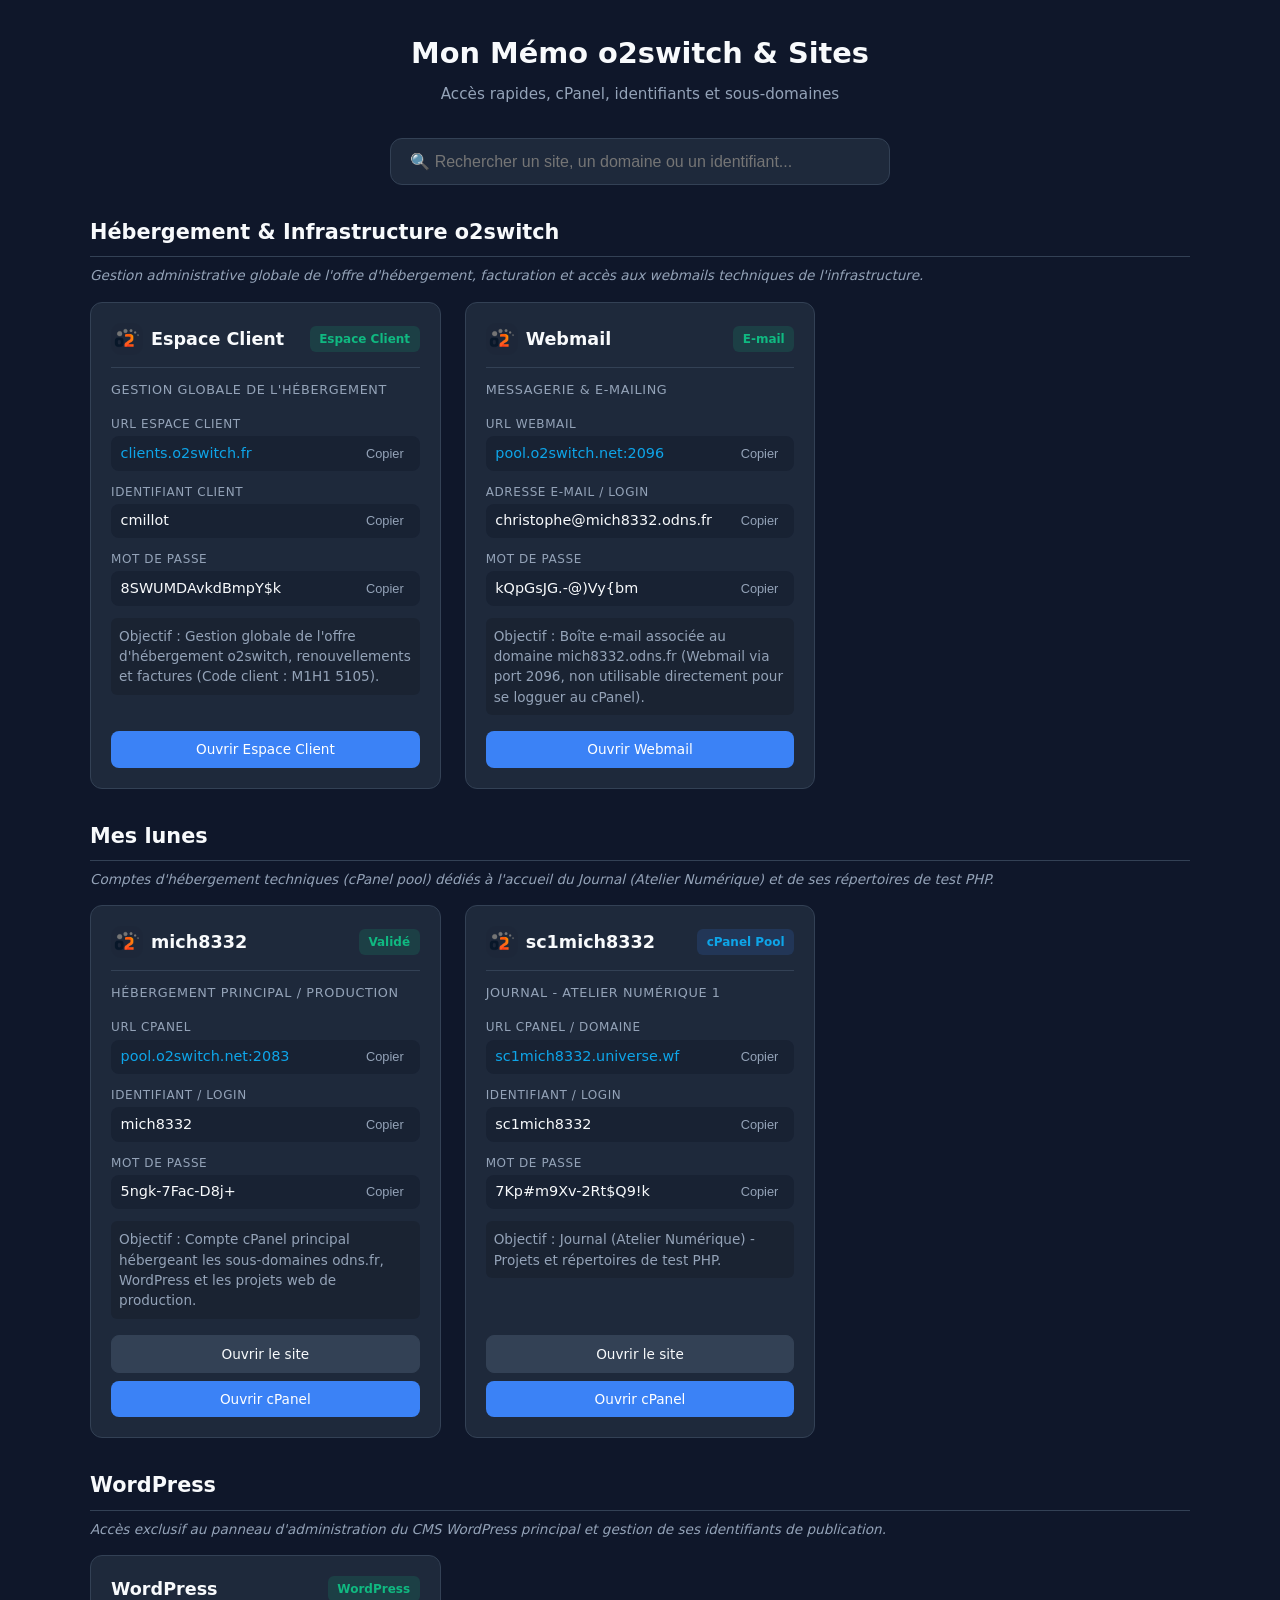
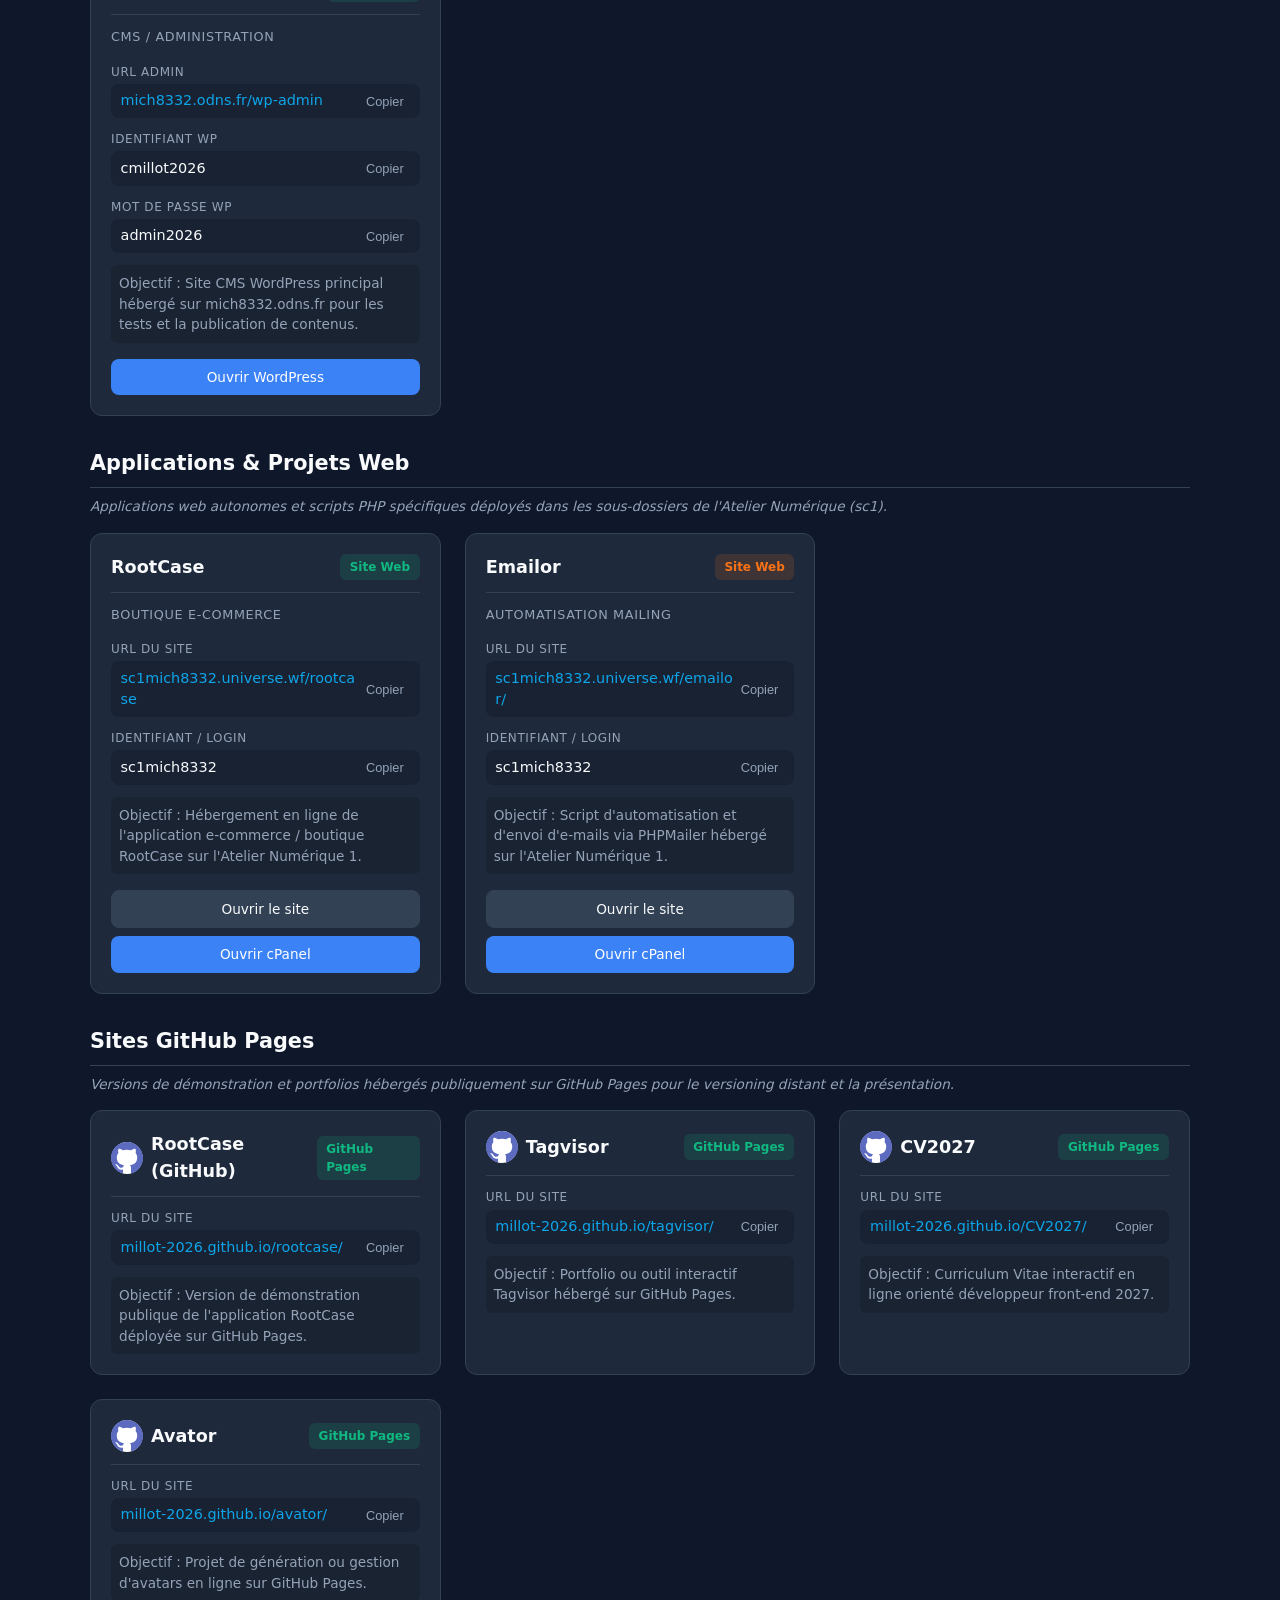
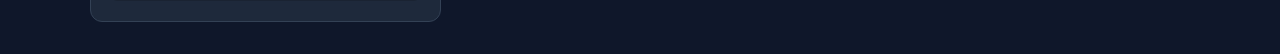
<file: connector/index.html>
<!DOCTYPE html>
<html lang="fr">

<head>
    <meta charset="UTF-8">
    <meta name="viewport" content="width=device-width, initial-scale=1.0">
    <title>Mon Mémo Hébergements & Sites</title>
    <style>
        :root {
            --bg-color: #0f172a;
            --card-bg: #1e293b;
            --card-hover: #334155;
            --text-main: #f8fafc;
            --text-muted: #94a3b8;
            --primary: #3b82f6;
            --primary-hover: #2563eb;
            --accent: #0ea5e9;
            --border: #334155;
        }

        * {
            box-sizing: border-box;
            margin: 0;
            padding: 0;
        }

        body {
            font-family: system-ui, -apple-system, sans-serif;
            background-color: var(--bg-color);
            color: var(--text-main);
            padding: 2rem 1rem;
            line-height: 1.5;
        }

        .container {
            max-width: 1100px;
            margin: 0 auto;
        }

        header {
            margin-bottom: 2rem;
            text-align: center;
        }

        header h1 {
            font-size: 1.8rem;
            margin-bottom: 0.5rem;
            color: var(--text-main);
        }

        header p {
            color: var(--text-muted);
            font-size: 0.95rem;
        }

        h2 {
            font-size: 1.3rem;
            color: var(--text-main);
            margin: 2rem 0 0.5rem 0;
            padding-bottom: 0.5rem;
            border-bottom: 1px solid var(--border);
        }

        .section-desc {
            font-size: 0.85rem;
            color: var(--text-muted);
            margin-bottom: 1rem;
            font-style: italic;
        }

        .search-bar {
            width: 100%;
            max-width: 500px;
            margin: 0 auto 2rem auto;
            display: block;
            padding: 0.85rem 1.2rem;
            font-size: 1rem;
            background-color: var(--card-bg);
            border: 1px solid var(--border);
            border-radius: 12px;
            color: var(--text-main);
            outline: none;
            transition: border-color 0.2s, box-shadow 0.2s;
        }

        .search-bar:focus {
            border-color: var(--primary);
            box-shadow: 0 0 0 3px rgba(59, 130, 246, 0.25);
        }

        .grid {
            display: grid;
            grid-template-columns: repeat(auto-fill, minmax(320px, 1fr));
            gap: 1.5rem;
        }

        .card {
            background-color: var(--card-bg);
            border: 1px solid var(--border);
            border-radius: 12px;
            padding: 1.25rem;
            display: flex;
            flex-direction: column;
            justify-content: space-between;
            transition: transform 0.2s, border-color 0.2s;
        }

        .card:hover {
            border-color: var(--primary);
            transform: translateY(-2px);
        }

        .card-header {
            display: flex;
            justify-content: space-between;
            align-items: center;
            margin-bottom: 0.75rem;
            padding-bottom: 0.75rem;
            border-bottom: 1px solid var(--border);
        }

        .card-subtitle {
            font-size: 0.8rem;
            color: var(--text-muted);
            margin-bottom: 1rem;
            text-transform: uppercase;
            letter-spacing: 0.05em;
            font-weight: 500;
        }

        .card-title {
            font-size: 1.1rem;
            font-weight: 600;
            color: var(--text-main);
            display: flex;
            align-items: center;
            gap: 0.5rem;
        }

        .card-title img {
            width: 32px;
            height: 32px;
            object-fit: contain;
            border-radius: 4px;
        }

        .badge {
            background-color: rgba(59, 130, 246, 0.15);
            color: var(--accent);
            font-size: 0.75rem;
            font-weight: 600;
            padding: 0.25rem 0.6rem;
            border-radius: 6px;
        }

        .badge-green {
            background-color: rgba(16, 185, 129, 0.15);
            color: #10b981;
        }

        .badge-orange {
            background-color: rgba(249, 115, 22, 0.15);
            color: #f97316;
        }

        .info-group {
            margin-bottom: 0.75rem;
        }

        .info-label {
            font-size: 0.75rem;
            text-transform: uppercase;
            letter-spacing: 0.05em;
            color: var(--text-muted);
            margin-bottom: 0.2rem;
        }

        .info-row {
            display: flex;
            align-items: center;
            justify-content: space-between;
            background-color: rgba(15, 23, 42, 0.4);
            padding: 0.4rem 0.6rem;
            border-radius: 8px;
            font-size: 0.9rem;
        }

        .info-row a {
            color: var(--accent);
            text-decoration: none;
            word-break: break-all;
        }

        .info-row a:hover {
            text-decoration: underline;
        }

        .btn-copy {
            background: transparent;
            border: none;
            color: var(--text-muted);
            cursor: pointer;
            padding: 0.2rem 0.4rem;
            border-radius: 4px;
            font-size: 0.8rem;
            transition: color 0.15s, background-color 0.15s;
        }

        .btn-copy:hover {
            color: var(--text-main);
            background-color: var(--card-hover);
        }

        .actions {
            display: flex;
            flex-direction: column;
            gap: 0.5rem;
            margin-top: 1rem;
        }

        .btn-action {
            display: inline-flex;
            align-items: center;
            justify-content: center;
            background-color: var(--primary);
            color: #ffffff;
            text-decoration: none;
            font-size: 0.85rem;
            font-weight: 500;
            padding: 0.5rem 0.75rem;
            border-radius: 8px;
            transition: background-color 0.15s;
            text-align: center;
            width: 100%;
        }

        .btn-action:hover {
            background-color: var(--primary-hover);
        }

        .btn-secondary {
            background-color: var(--card-hover);
            color: var(--text-main);
            border: 1px solid var(--border);
        }

        .btn-secondary:hover {
            background-color: var(--border);
        }

        .notes {
            margin-top: 0.5rem;
            font-size: 0.85rem;
            color: var(--text-muted);
            background: rgba(0, 0, 0, 0.15);
            padding: 0.5rem;
            border-radius: 6px;
        }
    </style>
</head>

<body>

    <div class="container">
        <header>
            <h1>Mon Mémo o2switch & Sites</h1>
            <p>Accès rapides, cPanel, identifiants et sous-domaines</p>
        </header>

        <input type="text" id="searchInput" class="search-bar"
            placeholder="🔍 Rechercher un site, un domaine ou un identifiant..." onkeyup="filterCards()">

        <h2>Hébergement & Infrastructure o2switch</h2>
        <p class="section-desc">Gestion administrative globale de l'offre d'hébergement, facturation et accès aux
            webmails techniques de l'infrastructure.</p>
        <div class="grid" id="cardsGridO2">

            <!-- CARTE : Espace Client o2switch Principal -->
            <div class="card" data-search="espaces client o2switch cmillot 8SWUMDAvkdBmpY$k">
                <div>
                    <div class="card-header">
                        <span class="card-title"><img src="images/logo_o2switch.webp" alt="Logo o2switch"> Espace
                            Client</span>
                        <span class="badge badge-green">Espace Client</span>
                    </div>
                    <div class="card-subtitle">Gestion globale de l'hébergement</div>

                    <div class="info-group">
                        <div class="info-label">URL Espace Client</div>
                        <div class="info-row">
                            <a href="https://clients.o2switch.fr" target="_blank">clients.o2switch.fr</a>
                            <button class="btn-copy" onclick="copyText('https://clients.o2switch.fr')">Copier</button>
                        </div>
                    </div>

                    <div class="info-group">
                        <div class="info-label">Identifiant Client</div>
                        <div class="info-row">
                            <span>cmillot</span>
                            <button class="btn-copy" onclick="copyText('cmillot')">Copier</button>
                        </div>
                    </div>

                    <div class="info-group">
                        <div class="info-label">Mot de passe</div>
                        <div class="info-row">
                            <span>8SWUMDAvkdBmpY$k</span>
                            <button class="btn-copy" onclick="copyText('8SWUMDAvkdBmpY$k')">Copier</button>
                        </div>
                    </div>

                    <div class="notes">
                        Objectif : Gestion globale de l'offre d'hébergement o2switch, renouvellements et factures (Code
                        client : M1H1 5105).
                    </div>
                </div>

                <div class="actions">
                    <a href="https://clients.o2switch.fr" target="_blank" class="btn-action">Ouvrir Espace Client</a>
                </div>
            </div>

            <!-- CARTE : Webmail / Adresse e-mail (christophe@mich8332.odns.fr) -->
            <div class="card" data-search="christophe mich8332 odns fr webmail courriel email">
                <div>
                    <div class="card-header">
                        <span class="card-title"><img src="images/logo_o2switch.webp" alt="Logo o2switch">
                            Webmail</span>
                        <span class="badge badge-green">E-mail</span>
                    </div>
                    <div class="card-subtitle">Messagerie & E-mailing</div>

                    <div class="info-group">
                        <div class="info-label">URL Webmail</div>
                        <div class="info-row">
                            <a href="https://pool.o2switch.net:2096" target="_blank">pool.o2switch.net:2096</a>
                            <button class="btn-copy"
                                onclick="copyText('https://pool.o2switch.net:2096')">Copier</button>
                        </div>
                    </div>

                    <div class="info-group">
                        <div class="info-label">Adresse E-mail / Login</div>
                        <div class="info-row">
                            <span>christophe@mich8332.odns.fr</span>
                            <button class="btn-copy" onclick="copyText('christophe@mich8332.odns.fr')">Copier</button>
                        </div>
                    </div>

                    <div class="info-group">
                        <div class="info-label">Mot de passe</div>
                        <div class="info-row">
                            <span>kQpGsJG.-@)Vy{bm</span>
                            <button class="btn-copy" onclick="copyText('kQpGsJG.-@)Vy{bm')">Copier</button>
                        </div>
                    </div>

                    <div class="notes">
                        Objectif : Boîte e-mail associée au domaine mich8332.odns.fr (Webmail via port 2096, non
                        utilisable directement pour se logguer au cPanel).
                    </div>
                </div>

                <div class="actions">
                    <a href="https://pool.o2switch.net:2096" target="_blank" class="btn-action">Ouvrir Webmail</a>
                </div>
            </div>

        </div>

        <h2>Mes lunes</h2>
        <p class="section-desc">Comptes d'hébergement techniques (cPanel pool) dédiés à l'accueil du Journal (Atelier
            Numérique) et de ses répertoires de test PHP.</p>
        <div class="grid" id="cardsGridLunes">

            <!-- CARTE : Compte mich8332 -->
            <div class="card" data-search="mich8332 pool o2switch net 2083">
                <div>
                    <div class="card-header">
                        <span class="card-title"><img src="images/logo_o2switch.webp" alt="Logo o2switch">
                            mich8332</span>
                        <span class="badge badge-green">Validé</span>
                    </div>
                    <div class="card-subtitle">Hébergement Principal / Production</div>

                    <div class="info-group">
                        <div class="info-label">URL cPanel</div>
                        <div class="info-row">
                            <a href="https://pool.o2switch.net:2083" target="_blank">pool.o2switch.net:2083</a>
                            <button class="btn-copy"
                                onclick="copyText('https://pool.o2switch.net:2083')">Copier</button>
                        </div>
                    </div>

                    <div class="info-group">
                        <div class="info-label">Identifiant / Login</div>
                        <div class="info-row">
                            <span>mich8332</span>
                            <button class="btn-copy" onclick="copyText('mich8332')">Copier</button>
                        </div>
                    </div>

                    <div class="info-group">
                        <div class="info-label">Mot de passe</div>
                        <div class="info-row">
                            <span>5ngk-7Fac-D8j+</span>
                            <button class="btn-copy" onclick="copyText('5ngk-7Fac-D8j+')">Copier</button>
                        </div>
                    </div>

                    <div class="notes">
                        Objectif : Compte cPanel principal hébergeant les sous-domaines odns.fr, WordPress et les
                        projets web de production.
                    </div>
                </div>

                <div class="actions">
                    <a href="https://mich8332.odns.fr" target="_blank" class="btn-action btn-secondary">Ouvrir le
                        site</a>
                    <a href="https://pool.o2switch.net:2083" target="_blank" class="btn-action">Ouvrir cPanel</a>
                </div>
            </div>

            <!-- CARTE : Compte sc1mich8332 -->
            <div class="card" data-search="sc1mich8332 pool o2switch net 2083">
                <div>
                    <div class="card-header">
                        <span class="card-title"><img src="images/logo_o2switch.webp" alt="Logo o2switch">
                            sc1mich8332</span>
                        <span class="badge">cPanel Pool</span>
                    </div>
                    <div class="card-subtitle">Journal - Atelier Numérique 1</div>

                    <div class="info-group">
                        <div class="info-label">URL cPanel / Domaine</div>
                        <div class="info-row">
                            <a href="https://pool.o2switch.net:2083" target="_blank">sc1mich8332.universe.wf</a>
                            <button class="btn-copy" onclick="copyText('sc1mich8332.universe.wf')">Copier</button>
                        </div>
                    </div>

                    <div class="info-group">
                        <div class="info-label">Identifiant / Login</div>
                        <div class="info-row">
                            <span>sc1mich8332</span>
                            <button class="btn-copy" onclick="copyText('sc1mich8332')">Copier</button>
                        </div>
                    </div>

                    <div class="info-group">
                        <div class="info-label">Mot de passe</div>
                        <div class="info-row">
                            <span>7Kp#m9Xv-2Rt$Q9!k</span>
                            <button class="btn-copy" onclick="copyText('7Kp#m9Xv-2Rt$Q9!k')">Copier</button>
                        </div>
                    </div>

                    <div class="notes">
                        Objectif : Journal (Atelier Numérique) - Projets et répertoires de test PHP.
                    </div>
                </div>

                <div class="actions">
                    <a href="https://sc1mich8332.universe.wf" target="_blank" class="btn-action btn-secondary">Ouvrir le
                        site</a>
                    <a href="https://pool.o2switch.net:2083" target="_blank" class="btn-action">Ouvrir cPanel</a>
                </div>
            </div>

        </div>

        <h2>WordPress</h2>
        <p class="section-desc">Accès exclusif au panneau d'administration du CMS WordPress principal et gestion de ses
            identifiants de publication.</p>
        <div class="grid" id="cardsGridWp">

            <!-- CARTE : WordPress (mich8332.odns.fr) -->
            <div class="card" data-search="wordpress cmillot2026 mich8332 odns fr wp admin">
                <div>
                    <div class="card-header">
                        <span class="card-title">WordPress</span>
                        <span class="badge badge-green">WordPress</span>
                    </div>
                    <div class="card-subtitle">CMS / Administration</div>

                    <div class="info-group">
                        <div class="info-label">URL Admin</div>
                        <div class="info-row">
                            <a href="https://mich8332.odns.fr/wp-admin" target="_blank">mich8332.odns.fr/wp-admin</a>
                            <button class="btn-copy"
                                onclick="copyText('https://mich8332.odns.fr/wp-admin')">Copier</button>
                        </div>
                    </div>

                    <div class="info-group">
                        <div class="info-label">Identifiant WP</div>
                        <div class="info-row">
                            <span>cmillot2026</span>
                            <button class="btn-copy" onclick="copyText('cmillot2026')">Copier</button>
                        </div>
                    </div>

                    <div class="info-group">
                        <div class="info-label">Mot de passe WP</div>
                        <div class="info-row">
                            <span>admin2026</span>
                            <button class="btn-copy" onclick="copyText('admin2026')">Copier</button>
                        </div>
                    </div>

                    <div class="notes">
                        Objectif : Site CMS WordPress principal hébergé sur mich8332.odns.fr pour les tests et la
                        publication de contenus.
                    </div>
                </div>

                <div class="actions">
                    <a href="https://mich8332.odns.fr/wp-admin" target="_blank" class="btn-action">Ouvrir WordPress</a>
                </div>
            </div>

        </div>

        <h2>Applications & Projets Web</h2>
        <p class="section-desc">Applications web autonomes et scripts PHP spécifiques déployés dans les sous-dossiers de
            l'Atelier Numérique (sc1).</p>
        <div class="grid" id="cardsGridApps">

            <!-- CARTE : Site RootCase (sc1) -->
            <div class="card" data-search="rootcase sc1mich8332 universe wf">
                <div>
                    <div class="card-header">
                        <span class="card-title">RootCase</span>
                        <span class="badge badge-green">Site Web</span>
                    </div>
                    <div class="card-subtitle">Boutique e-commerce</div>

                    <div class="info-group">
                        <div class="info-label">URL du site</div>
                        <div class="info-row">
                            <a href="https://sc1mich8332.universe.wf/rootcase"
                                target="_blank">sc1mich8332.universe.wf/rootcase</a>
                            <button class="btn-copy"
                                onclick="copyText('https://sc1mich8332.universe.wf/rootcase')">Copier</button>
                        </div>
                    </div>

                    <div class="info-group">
                        <div class="info-label">Identifiant / Login</div>
                        <div class="info-row">
                            <span>sc1mich8332</span>
                            <button class="btn-copy" onclick="copyText('sc1mich8332')">Copier</button>
                        </div>
                    </div>

                    <div class="notes">
                        Objectif : Hébergement en ligne de l'application e-commerce / boutique RootCase sur l'Atelier
                        Numérique 1.
                    </div>
                </div>

                <div class="actions">
                    <a href="https://sc1mich8332.universe.wf/rootcase" target="_blank"
                        class="btn-action btn-secondary">Ouvrir le site</a>
                    <a href="https://pool.o2switch.net:2083" target="_blank" class="btn-action">Ouvrir cPanel</a>
                </div>
            </div>

            <!-- CARTE : Site Emailor (sc1) -->
            <div class="card" data-search="emailor phpmailer sc1mich8332 universe wf">
                <div>
                    <div class="card-header">
                        <span class="card-title">Emailor</span>
                        <span class="badge badge-orange">Site Web</span>
                    </div>
                    <div class="card-subtitle">Automatisation mailing</div>

                    <div class="info-group">
                        <div class="info-label">URL du site</div>
                        <div class="info-row">
                            <a href="https://sc1mich8332.universe.wf/emailor/"
                                target="_blank">sc1mich8332.universe.wf/emailor/</a>
                            <button class="btn-copy"
                                onclick="copyText('https://sc1mich8332.universe.wf/emailor/')">Copier</button>
                        </div>
                    </div>

                    <div class="info-group">
                        <div class="info-label">Identifiant / Login</div>
                        <div class="info-row">
                            <span>sc1mich8332</span>
                            <button class="btn-copy" onclick="copyText('sc1mich8332')">Copier</button>
                        </div>
                    </div>

                    <div class="notes">
                        Objectif : Script d'automatisation et d'envoi d'e-mails via PHPMailer hébergé sur l'Atelier
                        Numérique 1.
                    </div>
                </div>

                <div class="actions">
                    <a href="https://sc1mich8332.universe.wf/emailor/" target="_blank"
                        class="btn-action btn-secondary">Ouvrir le site</a>
                    <a href="https://pool.o2switch.net:2083" target="_blank" class="btn-action">Ouvrir cPanel</a>
                </div>
            </div>

        </div>

        <h2>Sites GitHub Pages</h2>
        <p class="section-desc">Versions de démonstration et portfolios hébergés publiquement sur GitHub Pages pour le
            versioning distant et la présentation.</p>
        <div class="grid" id="cardsGridGithub">

            <!-- CARTE : GitHub - RootCase -->
            <div class="card" data-search="rootcase github io">
                <div>
                    <div class="card-header">
                        <span class="card-title"><img src="images/github-icon-2.svg" alt="Logo GitHub"> RootCase
                            (GitHub)</span>
                        <span class="badge badge-green">GitHub Pages</span>
                    </div>

                    <div class="info-group">
                        <div class="info-label">URL du site</div>
                        <div class="info-row">
                            <a href="https://millot-2026.github.io/rootcase/"
                                target="_blank">millot-2026.github.io/rootcase/</a>
                            <button class="btn-copy"
                                onclick="copyText('https://millot-2026.github.io/rootcase/')">Copier</button>
                        </div>
                    </div>

                    <div class="notes">
                        Objectif : Version de démonstration publique de l'application RootCase déployée sur GitHub
                        Pages.
                    </div>
                </div>
            </div>

            <!-- CARTE : GitHub - Tagvisor -->
            <div class="card" data-search="tagvisor github io">
                <div>
                    <div class="card-header">
                        <span class="card-title"><img src="images/github-icon-2.svg" alt="Logo GitHub"> Tagvisor</span>
                        <span class="badge badge-green">GitHub Pages</span>
                    </div>

                    <div class="info-group">
                        <div class="info-label">URL du site</div>
                        <div class="info-row">
                            <a href="https://millot-2026.github.io/tagvisor/"
                                target="_blank">millot-2026.github.io/tagvisor/</a>
                            <button class="btn-copy"
                                onclick="copyText('https://millot-2026.github.io/tagvisor/')">Copier</button>
                        </div>
                    </div>

                    <div class="notes">
                        Objectif : Portfolio ou outil interactif Tagvisor hébergé sur GitHub Pages.
                    </div>
                </div>
            </div>

            <!-- CARTE : GitHub - CV2027 -->
            <div class="card" data-search="cv2027 github io cv">
                <div>
                    <div class="card-header">
                        <span class="card-title"><img src="images/github-icon-2.svg" alt="Logo GitHub"> CV2027</span>
                        <span class="badge badge-green">GitHub Pages</span>
                    </div>

                    <div class="info-group">
                        <div class="info-label">URL du site</div>
                        <div class="info-row">
                            <a href="https://millot-2026.github.io/CV2027/"
                                target="_blank">millot-2026.github.io/CV2027/</a>
                            <button class="btn-copy"
                                onclick="copyText('https://millot-2026.github.io/CV2027/')">Copier</button>
                        </div>
                    </div>

                    <div class="notes">
                        Objectif : Curriculum Vitae interactif en ligne orienté développeur front-end 2027.
                    </div>
                </div>
            </div>

            <!-- CARTE : GitHub - Avator -->
            <div class="card" data-search="avator github io">
                <div>
                    <div class="card-header">
                        <span class="card-title"><img src="images/github-icon-2.svg" alt="Logo GitHub"> Avator</span>
                        <span class="badge badge-green">GitHub Pages</span>
                    </div>

                    <div class="info-group">
                        <div class="info-label">URL du site</div>
                        <div class="info-row">
                            <a href="https://millot-2026.github.io/avator/"
                                target="_blank">millot-2026.github.io/avator/</a>
                            <button class="btn-copy"
                                onclick="copyText('https://millot-2026.github.io/avator/')">Copier</button>
                        </div>
                    </div>

                    <div class="notes">
                        Objectif : Projet de génération ou gestion d'avatars en ligne sur GitHub Pages.
                    </div>
                </div>
            </div>

        </div>

    </div>

    <script>
        function filterCards() {
            const input = document.getElementById('searchInput').value.toLowerCase();
            const cards = document.querySelectorAll('.card');

            cards.forEach(card => {
                const searchData = card.getAttribute('data-search').toLowerCase();
                const textContent = card.innerText.toLowerCase();
                if (searchData.includes(input) || textContent.includes(input)) {
                    card.style.display = 'flex';
                } else {
                    card.style.display = 'none';
                }
            });
        }

        function copyText(text) {
            navigator.clipboard.writeText(text).then(() => {
                // Feedback discret optionnel
            });
        }
    </script>
</body>

</html>
</file>
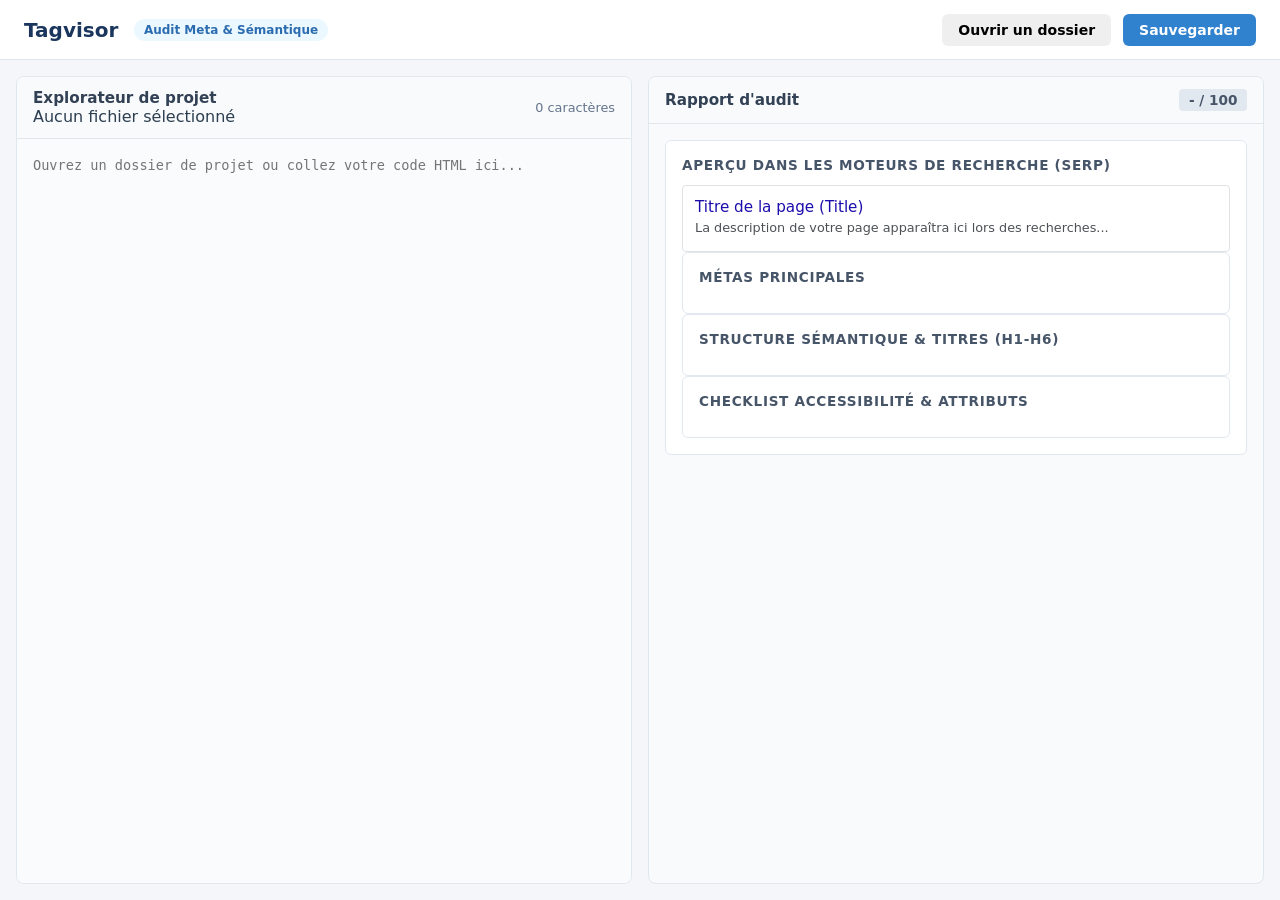
<file: tagvisor/index.html>
<!DOCTYPE html>
<html lang="fr">

<head>
    <meta charset="UTF-8">
    <meta name="viewport" content="width=device-width, initial-scale=1.0">
    <meta name="description"
        content="Tagvisor est un outil d'audit de balises et meta données SEO. Analysez la structure sémantique et les balises de vos pages web.">
    <link rel="canonical" href="./index.html">
    <title>Tagvisor — Testeur de Balises & Meta</title>
    <link rel="stylesheet" href="assets/css/style.css">
</head>

<body>
    <header class="app-header">
        <div class="logo-area">
            <h1>Tagvisor</h1>
            <span class="badge-app">Audit Meta & Sémantique</span>
        </div>
        <div class="actions-area">
            <button id="btn-open-folder" class="btn btn-secondary">Ouvrir un dossier</button>
            <button id="btn-save-file" class="btn btn-primary" disabled>Sauvegarder</button>
        </div>
    </header>

    <main class="app-container">
        <!-- Section gauche : Explorateur de fichiers & Éditeur -->
        <section class="panel editor-panel">
            <div class="panel-header">
                <div>
                    <h2 id="folder-title">Explorateur de projet</h2>
                    <span id="active-file-label" class="active-file-badge">Aucun fichier sélectionné</span>
                </div>
                <span id="char-count" class="info-text">0 caractères</span>
            </div>

            <!-- Volet de sélection de fichiers (affiché si dossier ouvert) -->
            <div id="file-explorer" class="file-explorer hidden">
                <ul id="file-list"></ul>
            </div>

            <!-- Éditeur de code (fallback ou affichage du fichier sélectionné) -->
            <div class="textarea-wrapper">
                <textarea id="html-input"
                    placeholder="Ouvrez un dossier de projet ou collez votre code HTML ici..."></textarea>
            </div>
        </section>

        <!-- Section droite : Résultats de l'analyse -->
        <section class="panel results-panel">
            <div class="panel-header">
                <h2>Rapport d'audit</h2>
                <div id="global-score" class="score-badge">- / 100</div>
            </div>

            <div class="results-content">
                <!-- Bloc SERP Preview -->
                <div class="card serp-card">
                    <h3>Aperçu dans les moteurs de recherche (SERP)</h3>
                    <div class="serp-preview">
                        <div class="serp-url" id="serp-display-url">
                            <div class="serp-title" id="serp-display-title">Titre de la page (Title)</div>
                            <div class="serp-desc" id="serp-display-desc">La description de votre page apparaîtra ici
                                lors
                                des recherches...</div>
                        </div>
                    </div>

                    <!-- Bloc Meta Données -->
                    <div class="card">
                        <h3>Métas Principales</h3>
                        <ul class="metric-list" id="meta-metrics"></ul>
                    </div>

                    <!-- Bloc Sémantique & Structure Hn -->
                    <div class="card">
                        <h3>Structure Sémantique & Titres (H1-H6)</h3>
                        <div class="structure-summary" id="structure-metrics"></div>
                    </div>

                    <!-- Bloc Accessibilité / Checklist -->
                    <div class="card">
                        <h3>Checklist Accessibilité & Attributs</h3>
                        <ul class="checklist" id="a11y-checklist"></ul>
                    </div>
                </div>
        </section>
    </main>

    <script src="assets/js/parser.js"></script>
    <script src="assets/js/app.js"></script>
</body>

</html>
</file>
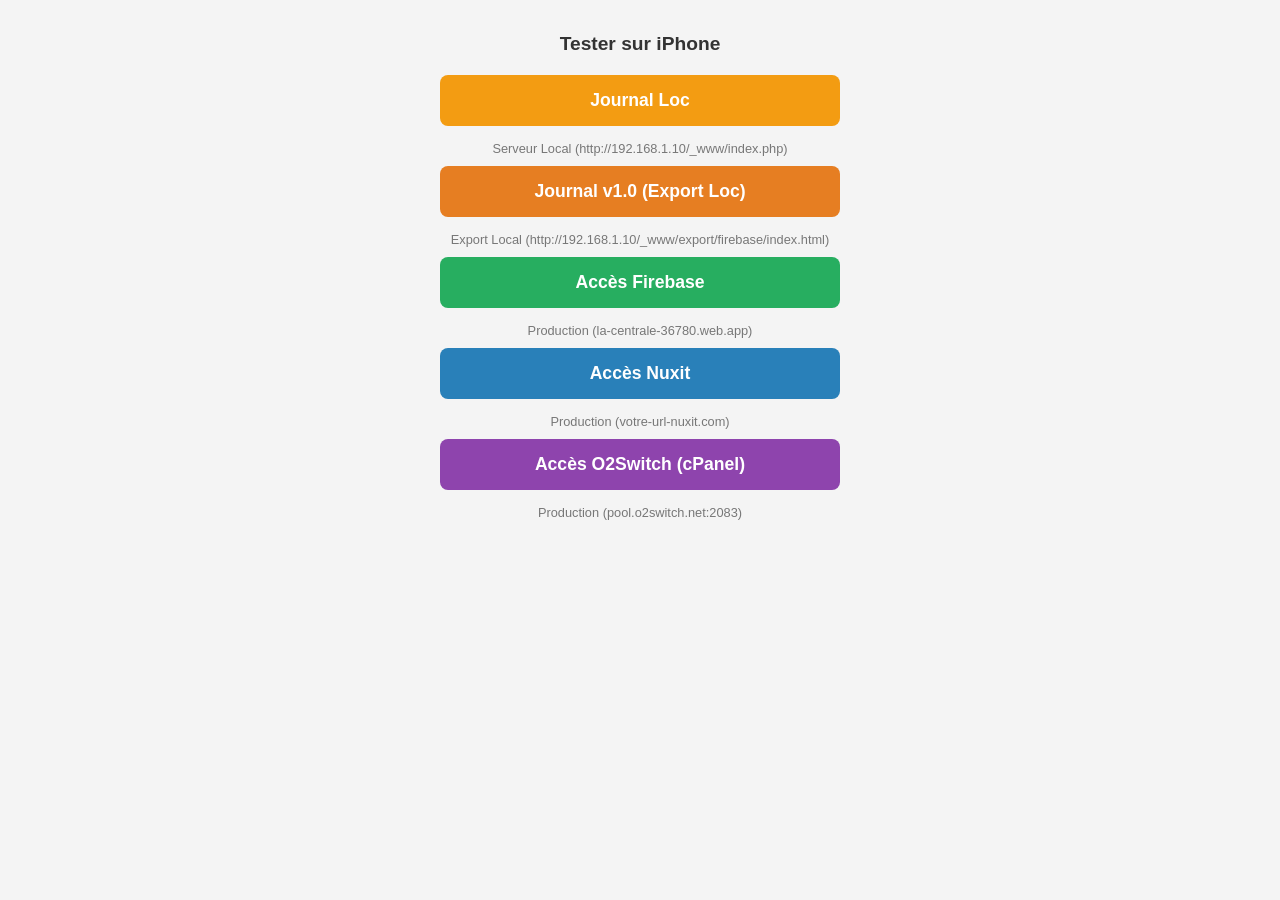
<file: export-iphone.html>
<!DOCTYPE html>
<html lang="fr">

<head>
    <meta charset="UTF-8">
    <meta name="viewport" content="width=device-width, initial-scale=1.0, maximum-scale=1.0, user-scalable=no">
    <title>Test Mobile - La Centrale</title>
    <style>
        body {
            font-family: -apple-system, BlinkMacSystemFont, "Segoe UI", Roboto, Helvetica, Arial, sans-serif;
            background-color: #f4f4f4;
            padding: 20px;
            margin: 0;
        }

        h1 {
            font-size: 1.2em;
            text-align: center;
            color: #333;
            margin-bottom: 20px;
        }

        .button-list {
            display: flex;
            flex-direction: column;
            gap: 10px;
            max-width: 400px;
            margin: 0 auto;
        }

        .test-button {
            display: block;
            width: 100%;
            padding: 15px 0;
            font-size: 1.1em;
            font-weight: bold;
            text-align: center;
            text-decoration: none;
            border-radius: 8px;
            box-sizing: border-box;
            transition: background-color 0.2s;
        }

        /* Couleurs des boutons */
        .btn-local {
            background-color: #f39c12;
            color: white;
        }

        .btn-local:hover {
            background-color: #d68910;
        }

        .btn-prod {
            background-color: #e67e22;
            color: white;
        }

        .btn-prod:hover {
            background-color: #c86c1e;
        }

        .btn-fb {
            background-color: #27ae60;
            color: white;
        }

        .btn-fb:hover {
            background-color: #219150;
        }

        .btn-nuxit {
            background-color: #2980b9;
            color: white;
        }

        .btn-nuxit:hover {
            background-color: #236f9f;
        }

        .btn-o2 {
            background-color: #8e44ad;
            color: white;
        }

        .btn-o2:hover {
            background-color: #7a3b94;
        }

        small {
            display: block;
            text-align: center;
            margin-top: 5px;
            font-size: 0.8em;
            color: #777;
        }
    </style>
</head>

<body>

    <h1>Tester sur iPhone</h1>

    <div class="button-list">
        <a href="http://192.168.1.10/_www/index.php" class="test-button btn-local" target="_blank">Journal Loc</a>
        <small>Serveur Local (http://192.168.1.10/_www/index.php)</small>

        <a href="http://192.168.1.10/_www/export/firebase/index.html" class="test-button btn-prod"
            target="_blank">Journal v1.0 (Export Loc)</a>
        <small>Export Local (http://192.168.1.10/_www/export/firebase/index.html)</small>

        <a href="https://la-centrale-36780.web.app" class="test-button btn-fb" target="_blank">Accès Firebase</a>
        <small>Production (la-centrale-36780.web.app)</small>

        <a href="https://votre-url-nuxit.com" class="test-button btn-nuxit" target="_blank">Accès Nuxit</a>
        <small>Production (votre-url-nuxit.com)</small>

        <a href="https://pool.o2switch.net:2083" class="test-button btn-o2" target="_blank">Accès O2Switch (cPanel)</a>
        <small>Production (pool.o2switch.net:2083)</small>
    </div>

</body>

</html>
</file>
<file: tagvisor/assets/css/style.css>
/* Reset & Base */
* {
    box-sizing: border-box;
    margin: 0;
    padding: 0;
}

body {
    font-family: system-ui, -apple-system, BlinkMacSystemFont, "Segoe UI", Roboto, sans-serif;
    background-color: #f4f6f9;
    color: #2c3e50;
    display: flex;
    flex-direction: column;
    height: 100vh;
    overflow: hidden;
}

/* Header */
.app-header {
    background-color: #ffffff;
    border-bottom: 1px solid #e1e8ed;
    padding: 0.75rem 1.5rem;
    display: flex;
    justify-content: space-between;
    align-items: center;
    height: 60px;
}

.logo-area {
    display: flex;
    align-items: center;
    gap: 1rem;
}

.logo-area h1 {
    font-size: 1.25rem;
    font-weight: 700;
    color: #1a365d;
}

.badge-app {
    background-color: #ebf8ff;
    color: #2b6cb0;
    font-size: 0.75rem;
    font-weight: 600;
    padding: 0.25rem 0.6rem;
    border-radius: 9999px;
}

.actions-area {
    display: flex;
    gap: 0.75rem;
}

/* Boutons */
.btn {
    font-family: inherit;
    font-size: 0.875rem;
    font-weight: 600;
    padding: 0.5rem 1rem;
    border-radius: 6px;
    border: none;
    cursor: pointer;
    transition: background-color 0.2s;
}

.btn-primary {
    background-color: #3182ce;
    color: white;
}

.btn-primary:hover {
    background-color: #2b6cb0;
}

/* Layout Principal */
.app-container {
    display: flex;
    flex: 1;
    gap: 1rem;
    padding: 1rem;
    overflow: hidden;
}

.panel {
    background: #ffffff;
    border-radius: 8px;
    border: 1px solid #e1e8ed;
    display: flex;
    flex-direction: column;
    flex: 1;
    overflow: hidden;
}

.panel-header {
    padding: 0.75rem 1rem;
    background-color: #f8fafc;
    border-bottom: 1px solid #e1e8ed;
    display: flex;
    justify-content: space-between;
    align-items: center;
}

.panel-header h2 {
    font-size: 0.95rem;
    font-weight: 600;
    color: #334155;
}

.info-text {
    font-size: 0.8rem;
    color: #64748b;
}

/* Explorateur de fichiers */
.file-explorer {
    max-height: 150px;
    overflow-y: auto;
    border-bottom: 1px solid #e1e8ed;
    background-color: #f8fafc;
    padding: 0.5rem;
}

.file-explorer.hidden {
    display: none;
}

#file-list {
    list-style: none;
}

#file-list li {
    padding: 0.3rem 0.5rem;
    font-size: 0.8rem;
    cursor: pointer;
    border-radius: 4px;
    color: #475569;
    font-family: ui-monospace, monospace;
}

#file-list li:hover {
    background-color: #e2e8f0;
    color: #0f172a;
}

/* Éditeur HTML */
.textarea-wrapper {
    flex: 1;
    display: flex;
}

#html-input {
    width: 100%;
    height: 100%;
    border: none;
    padding: 1rem;
    font-family: ui-monospace, SFMono-Regular, Menlo, Monaco, Consolas, monospace;
    font-size: 0.85rem;
    resize: none;
    outline: none;
    line-height: 1.5;
    color: #0f172a;
    background-color: #fafbfc;
}

/* Résultats */
.results-panel {
    background-color: #f8fafc;
}

.results-content {
    flex: 1;
    overflow-y: auto;
    padding: 1rem;
    display: flex;
    flex-direction: column;
    gap: 1rem;
}

.score-badge {
    background-color: #e2e8f0;
    color: #475569;
    font-weight: 700;
    font-size: 0.85rem;
    padding: 0.2rem 0.6rem;
    border-radius: 4px;
}

.card {
    background: #ffffff;
    border: 1px solid #e2e8f0;
    border-radius: 6px;
    padding: 1rem;
}

.card h3 {
    font-size: 0.85rem;
    font-weight: 600;
    color: #475569;
    margin-bottom: 0.75rem;
    text-transform: uppercase;
    letter-spacing: 0.05em;
}

/* SERP Preview box */
.serp-preview {
    background: #fff;
    border: 1px solid #dfe1e5;
    border-radius: 4px;
    padding: 0.75rem;
}

.serp-url {
    font-size: 0.75rem;
    color: #202124;
    margin-bottom: 2px;
}

.serp-title {
    font-size: 0.95rem;
    color: #1a0dab;
    margin-bottom: 3px;
    font-weight: 500;
}

.serp-desc {
    font-size: 0.8rem;
    color: #4d5156;
    line-height: 1.4;
}

/* Métriques & listes */
.metric-item, .check-item {
    display: flex;
    justify-content: space-between;
    align-items: center;
    padding: 0.50rem 0;
    border-bottom: 1px solid #f1f5f9;
    font-size: 0.85rem;
}

.metric-item:last-child, .check-item:last-child {
    border-bottom: none;
}

.status-tag {
    font-size: 0.75rem;
    font-weight: 600;
    padding: 0.15rem 0.4rem;
    border-radius: 4px;
}

.status-success { background-color: #dcfce7; color: #166534; }
.status-warning { background-color: #fef9c3; color: #854d0e; }
.status-error { background-color: #fee2e2; color: #991b1b; }

.structure-summary {
    display: flex;
    flex-wrap: wrap;
    gap: 0.5rem;
}

.tag-badge {
    background: #f1f5f9;
    border: 1px solid #cbd5e1;
    padding: 0.25rem 0.5rem;
    border-radius: 4px;
    font-size: 0.75rem;
    font-weight: 600;
    color: #334155;
}
</file>
